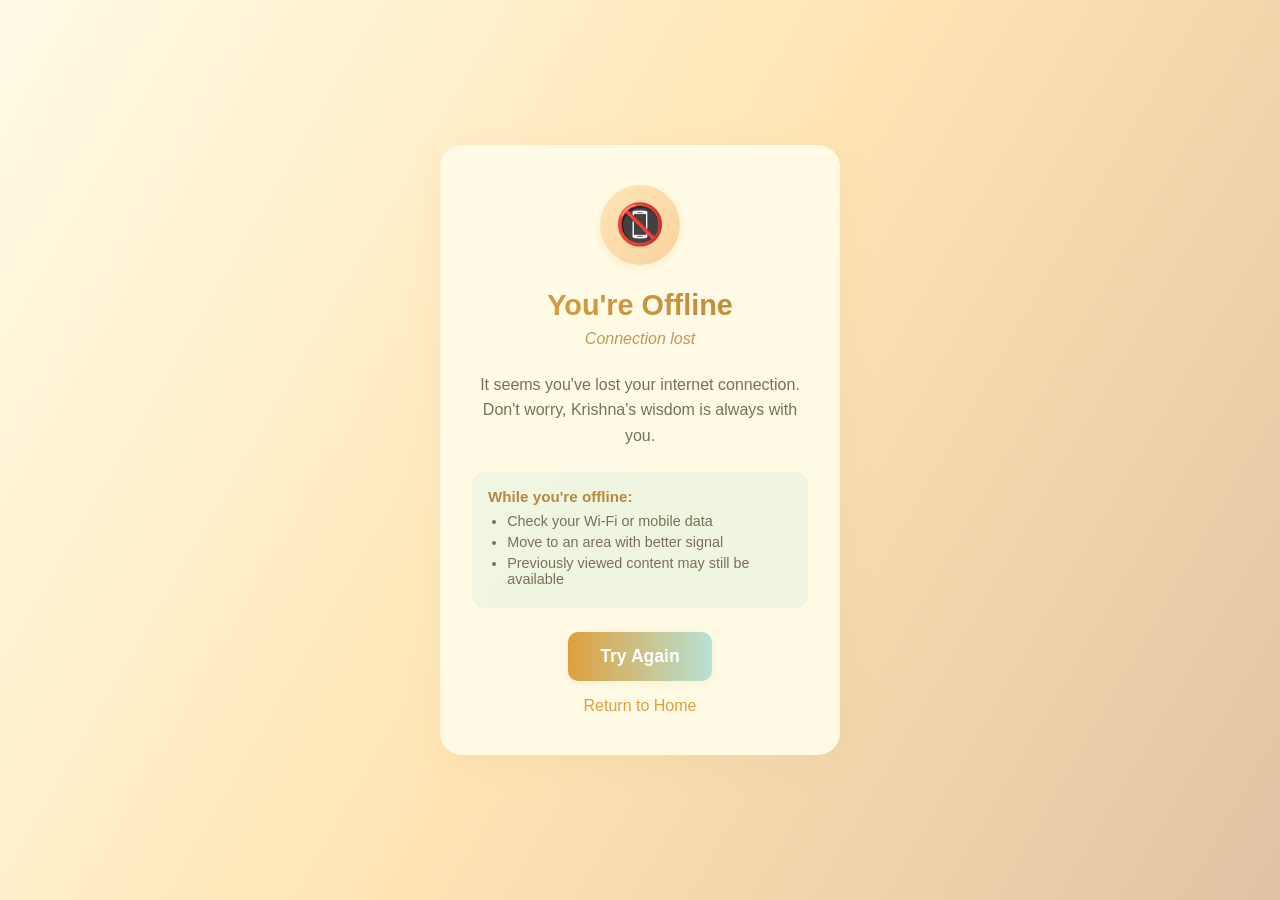
<file: web_app/offline.html>
<!DOCTYPE html>
<html lang="en">
<head>
  <meta charset="UTF-8">
  <meta name="viewport" content="width=device-width, initial-scale=1.0, viewport-fit=cover">
  <title>Offline - My Kanha</title>
  <link rel="icon" type="image/png" href="assets/images/icon-192.png">
  <link rel="manifest" href="manifest.json">
  <meta name="theme-color" content="#e09f3e">
  <meta name="apple-mobile-web-app-capable" content="yes">
  <meta name="apple-mobile-web-app-status-bar-style" content="default">
  <meta name="apple-mobile-web-app-title" content="My Kanha">
  <style>
    * {
      margin: 0;
      padding: 0;
      box-sizing: border-box;
    }

    body {
      font-family: 'Segoe UI', Arial, sans-serif;
      background: linear-gradient(120deg, #fffbe6 0%, #ffe5b4 50%, #e0c3a3 100%);
      min-height: 100vh;
      min-height: 100dvh;
      display: flex;
      flex-direction: column;
      align-items: center;
      justify-content: center;
      padding: 20px;
      padding-bottom: calc(20px + env(safe-area-inset-bottom));
      color: #7c6f57;
    }

    .offline-container {
      background: rgba(255, 251, 230, 0.98);
      border-radius: 22px;
      box-shadow: 0 6px 32px rgba(200, 170, 100, 0.1);
      padding: 2.5rem 2rem;
      max-width: 400px;
      width: 100%;
      text-align: center;
      animation: fadeIn 0.6s ease-out;
    }

    @keyframes fadeIn {
      from {
        opacity: 0;
        transform: translateY(20px);
      }
      to {
        opacity: 1;
        transform: translateY(0);
      }
    }

    .offline-icon {
      width: 80px;
      height: 80px;
      margin: 0 auto 1.5rem;
      background: linear-gradient(135deg, #ffe5b4 0%, #f9d29d 100%);
      border-radius: 50%;
      display: flex;
      align-items: center;
      justify-content: center;
      font-size: 2.5rem;
      box-shadow: 0 4px 12px rgba(200, 170, 100, 0.15);
    }

    h1 {
      font-size: 1.8rem;
      color: #b6893e;
      margin-bottom: 0.5rem;
      background: linear-gradient(90deg, #e09f3e 0%, #b6893e 100%);
      -webkit-background-clip: text;
      -webkit-text-fill-color: transparent;
      background-clip: text;
    }

    .subtitle {
      font-size: 1rem;
      color: #b6893e;
      margin-bottom: 1.5rem;
      font-style: italic;
      opacity: 0.85;
    }

    p {
      font-size: 1rem;
      line-height: 1.6;
      margin-bottom: 1.5rem;
    }

    .tips {
      background: rgba(182, 226, 211, 0.2);
      border-radius: 12px;
      padding: 1rem;
      margin-bottom: 1.5rem;
      text-align: left;
    }

    .tips h3 {
      font-size: 0.95rem;
      color: #b6893e;
      margin-bottom: 0.5rem;
    }

    .tips ul {
      font-size: 0.9rem;
      padding-left: 1.2rem;
      margin: 0;
    }

    .tips li {
      margin-bottom: 0.3rem;
    }

    .retry-btn {
      background: linear-gradient(90deg, #e09f3e 0%, #b6e2d3 100%);
      color: #fff;
      border: none;
      border-radius: 10px;
      padding: 0.9rem 2rem;
      font-size: 1.1rem;
      font-weight: 600;
      cursor: pointer;
      box-shadow: 0 2px 12px rgba(200, 170, 100, 0.1);
      transition: background 0.2s, transform 0.2s;
      min-height: 44px;
      min-width: 44px;
    }

    .retry-btn:hover,
    .retry-btn:focus {
      background: linear-gradient(90deg, #b6e2d3 0%, #e09f3e 100%);
      transform: translateY(-2px);
      outline: none;
    }

    .retry-btn:active {
      transform: translateY(0);
    }

    .home-link {
      display: inline-block;
      margin-top: 1rem;
      color: #e09f3e;
      text-decoration: none;
      font-weight: 500;
      transition: color 0.2s;
    }

    .home-link:hover {
      color: #b6893e;
      text-decoration: underline;
    }

    @media (max-width: 480px) {
      .offline-container {
        padding: 1.5rem 1rem;
      }

      h1 {
        font-size: 1.5rem;
      }

      .offline-icon {
        width: 60px;
        height: 60px;
        font-size: 2rem;
      }
    }
  </style>
</head>
<body>
  <div class="offline-container">
    <div class="offline-icon">
      <span>&#x1F4F5;</span>
    </div>
    <h1>You're Offline</h1>
    <div class="subtitle">Connection lost</div>
    <p>It seems you've lost your internet connection. Don't worry, Krishna's wisdom is always with you.</p>

    <div class="tips">
      <h3>While you're offline:</h3>
      <ul>
        <li>Check your Wi-Fi or mobile data</li>
        <li>Move to an area with better signal</li>
        <li>Previously viewed content may still be available</li>
      </ul>
    </div>

    <button class="retry-btn" onclick="checkConnection()">
      Try Again
    </button>

    <br>
    <a href="index.html" class="home-link">Return to Home</a>
  </div>

  <script>
    function checkConnection() {
      if (navigator.onLine) {
        window.location.reload();
      } else {
        alert('Still offline. Please check your internet connection.');
      }
    }

    // Auto-retry when connection is restored
    window.addEventListener('online', () => {
      window.location.reload();
    });
  </script>
</body>
</html>
</file>
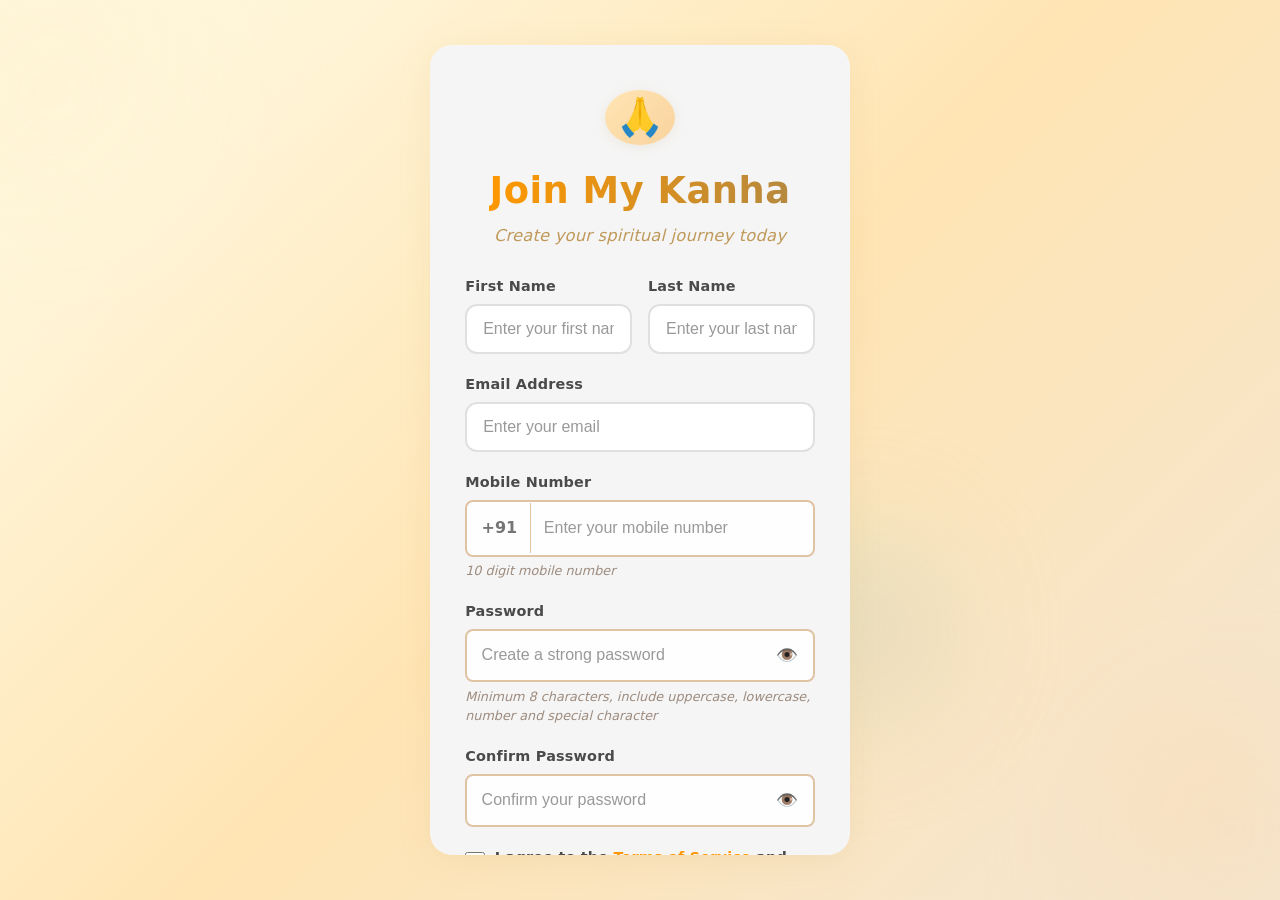
<file: web_app/signup.html>
<!DOCTYPE html>
<html lang="en">
<head>
  <meta charset="UTF-8">
  <meta name="viewport" content="width=device-width, initial-scale=1.0, viewport-fit=cover">
  <title>Sign Up - My Kanha Project</title>
  <link rel="icon" type="image/png" href="assets/images/icon-192.png">
  <link rel="stylesheet" href="assets/css/styles.css">
  <script src="https://accounts.google.com/gsi/client" async defer></script>
</head>
<body class="auth-page">
  <div class="background-blob blob1"></div>
  <div class="background-blob blob2"></div>
  <div class="background-blob blob3"></div>
  
  <div class="signup-container">
    <div class="signup-card">
      <div class="auth-logo"><span>🙏</span></div>
      <h1>Join My Kanha</h1>
      <p class="signup-subtitle">Create your spiritual journey today</p>
      
      <form class="signup-form" id="signupForm">
        <div class="form-row">
          <div class="form-group">
            <label for="firstName">First Name</label>
            <input 
              type="text" 
              id="firstName" 
              name="firstName" 
              placeholder="Enter your first name" 
              required
            >
          </div>

          <div class="form-group">
            <label for="lastName">Last Name</label>
            <input 
              type="text" 
              id="lastName" 
              name="lastName" 
              placeholder="Enter your last name" 
              required
            >
          </div>
        </div>

        <div class="form-group">
          <label for="email">Email Address</label>
          <input 
            type="email" 
            id="email" 
            name="email" 
            placeholder="Enter your email" 
            required
          >
        </div>

        <div class="form-group">
          <label for="mobile">Mobile Number</label>
          <div class="mobile-input-wrapper">
            <span class="country-code">+91</span>
            <input 
              type="tel" 
              id="mobile" 
              name="mobile" 
              placeholder="Enter your mobile number" 
              pattern="[0-9]{10}"
              maxlength="10"
              required
            >
          </div>
          <small class="form-hint">10 digit mobile number</small>
        </div>

        <div class="form-group">
          <label for="password">Password</label>
          <div class="password-input-wrapper">
            <input 
              type="password" 
              id="password" 
              name="password" 
              placeholder="Create a strong password" 
              required
            >
            <button type="button" class="toggle-password" id="togglePassword">
              <span class="eye-icon">👁️</span>
            </button>
          </div>
          <small class="form-hint">Minimum 8 characters, include uppercase, lowercase, number and special character</small>
        </div>

        <div class="form-group">
          <label for="confirmPassword">Confirm Password</label>
          <div class="password-input-wrapper">
            <input 
              type="password" 
              id="confirmPassword" 
              name="confirmPassword" 
              placeholder="Confirm your password" 
              required
            >
            <button type="button" class="toggle-password" id="toggleConfirmPassword">
              <span class="eye-icon">👁️</span>
            </button>
          </div>
        </div>

        <div class="form-group checkbox-group">
          <input 
            type="checkbox" 
            id="terms" 
            name="terms" 
            required
          >
          <label for="terms" class="checkbox-label">
            I agree to the <a href="#terms">Terms of Service</a> and <a href="#privacy">Privacy Policy</a>
          </label>
        </div>

        <button type="submit" class="signup-btn">Create Account</button>
      </form>

      <div class="divider">
        <span>or</span>
      </div>

      <div id="g_id_onload"
        data-client_id="YOUR_GOOGLE_CLIENT_ID.apps.googleusercontent.com"
        data-callback="handleCredentialResponse">
      </div>
      <div class="g_id_signin" data-type="standard" data-size="large" data-theme="outline" data-logo_alignment="left"></div>

      <p class="login-link">
        Already have an account? <a href="login.html">Sign in here</a>
      </p>
    </div>
  </div>

  <script src="assets/js/settings.js"></script>
  <script src="assets/js/signup.js"></script>
</body>
</html>
</file>
<file: web_app/assets/css/styles.css>
/* ============================================
   MY KANHA PROJECT - COMPLETE STYLESHEET
   Clean, Mobile-First, PWA-Ready
   ============================================ */

/* CSS VARIABLES */
:root {
    --primary: #e09f3e;
    --primary-dark: #b6893e;
    --secondary: #b6e2d3;
    --surface: rgba(255, 251, 230, 0.98);
    --text-primary: #4a4a4a;
    --text-secondary: #7c6f57;
    --text-muted: #999;
    --border: rgba(200, 170, 100, 0.2);
    --shadow: rgba(200, 170, 100, 0.15);
    --safe-area-bottom: env(safe-area-inset-bottom, 0px);
    --bottom-nav-height: 60px;
    --touch-target: 44px;
    --transition: 0.2s ease;
}

/* RESET */
*, *::before, *::after { box-sizing: border-box; margin: 0; padding: 0; }

html { font-size: 16px; scroll-behavior: smooth; }

/* HIDE SCROLLBARS (while still allowing scroll) */
* {
    scrollbar-width: none; /* Firefox */
    -ms-overflow-style: none; /* IE/Edge */
}
*::-webkit-scrollbar {
    display: none; /* Chrome, Safari, Opera */
}

body {
    font-family: 'Segoe UI', system-ui, -apple-system, sans-serif;
    background: linear-gradient(135deg, #fffbe6 0%, #ffe5b4 50%, #f5e6d3 100%);
    background-attachment: fixed;
    color: var(--text-primary);
    min-height: 100vh;
    line-height: 1.5;
    overflow-x: hidden;
    padding-bottom: calc(var(--bottom-nav-height) + var(--safe-area-bottom));
}

/* HEADER */
.header {
    position: sticky;
    top: 0;
    z-index: 100;
    display: flex;
    align-items: center;
    justify-content: space-between;
    padding: 0.75rem 1.5rem;
    background: var(--surface);
    box-shadow: 0 2px 12px var(--shadow);
}

.logo {
    font-size: 1.25rem;
    font-weight: 700;
    color: var(--primary);
    text-decoration: none;
}

.nav { display: flex; gap: 0.5rem; }

.nav a {
    color: var(--text-secondary);
    text-decoration: none;
    font-weight: 500;
    padding: 0.5rem 1rem;
    border-radius: 8px;
    transition: var(--transition);
}

.nav a:hover, .nav a.active {
    background: linear-gradient(135deg, var(--primary), var(--secondary));
    color: #fff;
}

@media (max-width: 768px) {
    .nav { display: none; }
    .header { justify-content: center; }
}

/* MAIN LAYOUT */
.main {
    display: flex;
    flex-direction: column;
    align-items: center;
    min-height: calc(100vh - 56px);
    padding: 1.5rem 1rem;
    padding-bottom: calc(var(--bottom-nav-height) + var(--safe-area-bottom) + 2rem);
}

/* SECTIONS */
.container, .chat-section, .search-section, .history-section, .settings-section, .verse-section {
    background: var(--surface);
    border-radius: 20px;
    box-shadow: 0 4px 24px var(--shadow);
    padding: 1.5rem;
    width: 100%;
    max-width: 600px;
}

/* Settings Main Layout */
.settings-main {
    display: flex;
    flex-direction: column;
    gap: 1.5rem;
    padding: 1.5rem 1rem;
    padding-bottom: calc(var(--bottom-nav-height) + var(--safe-area-bottom) + 2rem);
    max-width: 700px;
    margin: 0 auto;
    width: 100%;
}

.settings-main .settings-section {
    max-width: 100%;
}

/* TYPOGRAPHY */
h1, h2, h3 { color: var(--primary-dark); font-weight: 700; margin-bottom: 0.5rem; }
h1 { font-size: 1.75rem; }
h2 { font-size: 1.35rem; color: var(--primary); }
p { color: var(--text-secondary); margin-bottom: 1rem; }

/* BUTTONS */
.btn, .start-btn, .send-btn, .search-btn, .save-btn {
    display: inline-flex;
    align-items: center;
    justify-content: center;
    background: linear-gradient(135deg, var(--primary), var(--secondary));
    color: #fff;
    border: none;
    border-radius: 12px;
    padding: 0.875rem 1.5rem;
    font-size: 1rem;
    font-weight: 600;
    cursor: pointer;
    min-height: var(--touch-target);
    transition: var(--transition);
    -webkit-tap-highlight-color: transparent;
}

.btn:hover, .start-btn:hover, .send-btn:hover, .search-btn:hover, .save-btn:hover {
    transform: translateY(-2px);
    box-shadow: 0 6px 20px var(--shadow);
}

.btn:active, .start-btn:active, .send-btn:active { transform: translateY(0); }
.btn:disabled, .send-btn:disabled { opacity: 0.6; cursor: not-allowed; }

.clear-btn {
    background: transparent;
    border: 1.5px solid var(--primary);
    color: var(--primary);
    padding: 0.5rem 1rem;
    border-radius: 8px;
    font-size: 0.85rem;
    cursor: pointer;
    transition: var(--transition);
    min-height: var(--touch-target);
}

.clear-btn:hover { background: var(--primary); color: #fff; }

/* INPUTS */
input[type="text"], input[type="email"], input[type="password"], textarea, select, .chat-input, .search-input {
    width: 100%;
    padding: 0.875rem 1rem;
    font-size: 16px;
    border: 2px solid var(--border);
    border-radius: 12px;
    background: #fff;
    color: var(--text-primary);
    transition: border-color 0.3s ease, box-shadow 0.3s ease, transform 0.2s ease;
    min-height: var(--touch-target);
    -webkit-appearance: none;
    appearance: none;
}

input:focus, textarea:focus, select:focus {
    outline: none;
    border-color: var(--primary);
    box-shadow: 0 0 0 4px rgba(224, 159, 62, 0.12);
    transform: translateY(-1px);
}

input:hover:not(:focus), textarea:hover:not(:focus), select:hover:not(:focus) {
    border-color: rgba(224, 159, 62, 0.5);
}

input::placeholder {
    color: var(--text-muted);
    transition: opacity 0.2s ease;
}

input:focus::placeholder {
    opacity: 0.6;
}

.form-group { margin-bottom: 1.25rem; }
.form-group label { display: block; font-weight: 600; color: var(--primary-dark); margin-bottom: 0.5rem; }

/* CHAT */
.chat-main { padding-bottom: calc(var(--bottom-nav-height) + var(--safe-area-bottom) + 1rem); }
.chat-header { text-align: center; margin-bottom: 1rem; }
.chat-subtitle { font-size: 0.9rem; color: var(--text-muted); margin: 0; }

.chat-window {
    position: relative;
    background: #fffdf5;
    border-radius: 16px;
    min-height: 350px;
    max-height: calc(100dvh - 320px);
    overflow-y: auto;
    -webkit-overflow-scrolling: touch;
    overscroll-behavior: contain;
    padding: 1rem;
    margin-bottom: 1rem;
    display: flex;
    flex-direction: column;
}


.chat-window > *:not(.krishna-bg) { position: relative; z-index: 1; }

.chat-form { display: flex; gap: 0.75rem; background: var(--surface); padding: 0.5rem 0; }
.chat-input { flex: 1; }
.send-btn { flex-shrink: 0; padding: 0.875rem 1.25rem; }

.chat-footer {
    display: flex;
    justify-content: space-between;
    align-items: center;
    margin-top: 0.75rem;
    padding-top: 0.75rem;
    border-top: 1px solid var(--border);
}

.chat-info { font-size: 0.75rem; color: var(--text-muted); }

/* MOBILE FULL SCREEN CHAT */
@media (max-width: 768px) {
    .chat-main {
        padding: 0;
        padding-bottom: 0;
        align-items: stretch;
    }
    
    .chat-section {
        border-radius: 0;
        box-shadow: none;
        padding: 0;
        max-width: 100%;
        height: calc(100vh - 56px - var(--bottom-nav-height) - var(--safe-area-bottom));
        display: flex;
        flex-direction: column;
    }
    
    .chat-header {
        padding: 1rem;
        background: var(--surface);
        margin-bottom: 0;
    }
    
    .chat-window {
        border-radius: 0;
        min-height: 0;
        max-height: none;
        flex: 1;
        margin-bottom: 0;
    }
    
    .chat-form {
        padding: 0.75rem 1rem;
        border-top: 1px solid var(--border);
    }
    
    .chat-footer {
        margin-top: 0;
        padding: 0.5rem 1rem;
        padding-bottom: calc(0.5rem + var(--bottom-nav-height) + var(--safe-area-bottom));
    }
}

/* MESSAGES */
.message { display: flex; gap: 0.75rem; margin-bottom: 1rem; animation: fadeIn 0.3s ease; }
@keyframes fadeIn { from { opacity: 0; transform: translateY(8px); } to { opacity: 1; transform: translateY(0); } }

.message-avatar {
    width: 36px;
    height: 36px;
    border-radius: 50%;
    background: linear-gradient(135deg, #ffe5b4, #f9d29d);
    display: flex;
    align-items: center;
    justify-content: center;
    font-size: 1rem;
    flex-shrink: 0;
}

.message-content {
    max-width: 80%;
    padding: 0.75rem 1rem;
    border-radius: 16px;
    background: rgba(255, 255, 255, 0.95);
    box-shadow: 0 2px 8px rgba(0, 0, 0, 0.06);
}

.message-text { color: var(--text-primary); line-height: 1.5; word-wrap: break-word;  }
.message-time { font-size: 0.7rem; color: var(--text-muted); margin-top: 0.3rem; text-align: right; }

.user-message { flex-direction: row-reverse; }
.user-message .message-content { background: linear-gradient(135deg, var(--primary), #f9d29d); }
.user-message .message-text { color: #fff; }
.user-message .message-time { color: rgba(255, 255, 255, 0.8); }

.krishna-message .message-content { background: rgba(255, 251, 230, 0.98); border: 1px solid rgba(224, 159, 62, 0.2); }
.welcome-message .message-content { background: linear-gradient(135deg, rgba(182, 226, 211, 0.3), rgba(255, 251, 230, 0.98)); border: 1px solid rgba(182, 226, 211, 0.5); }

.system-message { justify-content: center; }
.system-message .message-content { max-width: 90%; text-align: center; font-size: 0.85rem; padding: 0.5rem 1rem; }
.system-message.error .message-content { background: #fff5f5; border: 1px solid #ff6b6b; color: #d63031; }

/* TYPING INDICATOR */
.typing-indicator .typing-dots { display: flex; gap: 4px; padding: 0.5rem 0; }
.typing-indicator .typing-dots span {
    width: 8px; height: 8px;
    background: var(--primary-dark);
    border-radius: 50%;
    animation: typingBounce 1.4s infinite ease-in-out;
}
.typing-indicator .typing-dots span:nth-child(2) { animation-delay: 0.2s; }
.typing-indicator .typing-dots span:nth-child(3) { animation-delay: 0.4s; }
@keyframes typingBounce { 0%, 80%, 100% { transform: scale(0.6); opacity: 0.5; } 40% { transform: scale(1); opacity: 1; } }

/* SOURCES */
.message-sources { margin-top: 0.75rem; padding-top: 0.75rem; border-top: 1px dashed rgba(224, 159, 62, 0.3); }
.sources-header { font-size: 0.8rem; font-weight: 600; color: var(--primary-dark); margin-bottom: 0.5rem; }
.source-item { background: rgba(255, 229, 180, 0.3); border-radius: 8px; padding: 0.6rem; margin-bottom: 0.5rem; border-left: 3px solid var(--primary); }
.source-reference { font-weight: 600; color: var(--primary-dark); font-size: 0.85rem; }
.source-translation { color: var(--text-primary); font-size: 0.85rem; line-height: 1.4; margin-top: 0.25rem; }

/* SEARCH */
.search-form { display: flex; gap: 0.75rem; margin-bottom: 1.5rem; }
.search-results { min-height: 100px; }
.search-result-item {
    background: #fff;
    border-radius: 12px;
    padding: 1rem;
    margin-bottom: 0.75rem;
    border-left: 3px solid var(--primary);
    box-shadow: 0 2px 8px rgba(0, 0, 0, 0.04);
    transition: var(--transition);
}
.search-result-item:hover { transform: translateY(-2px); box-shadow: 0 4px 12px var(--shadow); }

/* HISTORY */
.history-list { min-height: 100px; width: 100%; max-width: 600px; }
.history-empty { text-align: center; padding: 2rem; color: var(--text-muted); }
.history-empty a { color: var(--primary); text-decoration: underline; }
.history-loading { text-align: center; padding: 2rem; color: var(--text-muted); }
.guest-notice {
    background: #fff3cd;
    color: #856404;
    padding: 0.75rem 1rem;
    border-radius: 8px;
    margin-bottom: 1rem;
    font-size: 0.9rem;
}
.guest-notice a { color: var(--primary); font-weight: 600; }
.clear-all-btn {
    background: #dc3545;
    color: #fff;
    border: none;
    padding: 0.5rem 1rem;
    border-radius: 8px;
    cursor: pointer;
    margin-bottom: 1rem;
    display: block;
    margin-left: auto;
}
.clear-all-btn:hover { background: #c82333; }
.history-item {
    background: #fff;
    border-radius: 12px;
    padding: 1rem;
    margin-bottom: 0.75rem;
    box-shadow: 0 2px 8px rgba(0, 0, 0, 0.04);
    transition: var(--transition);
}
.history-item:hover { transform: translateY(-2px); box-shadow: 0 4px 12px var(--shadow); }
.history-item-header {
    display: flex;
    justify-content: space-between;
    align-items: center;
    margin-bottom: 0.5rem;
    font-weight: 600;
    color: var(--primary);
}
.delete-btn {
    background: none;
    border: none;
    cursor: pointer;
    font-size: 1rem;
    opacity: 0.6;
}
.delete-btn:hover { opacity: 1; }
.history-response {
    background: #f5f5f5;
    padding: 0.5rem;
    border-radius: 8px;
    margin-top: 0.5rem;
    color: var(--text-secondary);
}
.history-results {
    color: var(--text-muted);
    font-style: italic;
    margin-top: 0.25rem;
}

/* SETTINGS */
.settings-form { display: flex; flex-direction: column; gap: 1.5rem; }
.setting-description { font-size: 0.85rem; color: var(--text-muted); margin-top: 0.25rem; }

.toggle-switch { display: flex; align-items: center; gap: 1rem; }
.toggle-input { display: none; }
.toggle-label {
    position: relative;
    display: inline-block;
    width: 56px;
    height: 30px;
    background: #ddd;
    border-radius: 30px;
    cursor: pointer;
    transition: 0.3s ease;
}
.toggle-slider {
    position: absolute;
    top: 3px;
    left: 3px;
    width: 24px;
    height: 24px;
    background: #fff;
    border-radius: 50%;
    transition: 0.3s ease;
    box-shadow: 0 2px 4px rgba(0, 0, 0, 0.2);
}
.toggle-input:checked + .toggle-label { background: linear-gradient(135deg, var(--primary), #ffa726); }
.toggle-input:checked + .toggle-label .toggle-slider { left: 29px; }
.status-text { font-size: 0.9rem; font-weight: 500; color: var(--text-secondary); }

.install-btn {
    display: flex;
    align-items: center;
    justify-content: center;
    gap: 0.5rem;
    background: linear-gradient(135deg, var(--primary), var(--secondary));
    color: #fff;
    border: none;
    border-radius: 12px;
    padding: 1rem 1.5rem;
    font-size: 1rem;
    font-weight: 600;
    cursor: pointer;
    width: 100%;
    max-width: 280px;
    min-height: var(--touch-target);
    transition: var(--transition);
}
.install-btn:hover { transform: translateY(-2px); box-shadow: 0 6px 20px var(--shadow); }
.pwa-status { display: flex; align-items: center; gap: 0.5rem; color: #00b894; font-weight: 500; }

.reset-btn {
    background: transparent;
    border: 1.5px solid var(--text-muted);
    color: var(--text-secondary);
    padding: 0.875rem 1.5rem;
    border-radius: 12px;
    font-size: 1rem;
    font-weight: 600;
    cursor: pointer;
    min-height: var(--touch-target);
    transition: var(--transition);
}

.reset-btn:hover { background: var(--text-muted); color: #fff; }

.button-group { display: flex; gap: 1rem; flex-wrap: wrap; margin-top: 1rem; }
.button-group .save-btn, .button-group .reset-btn { flex: 1; min-width: 140px; }

.theme-preview { display: flex; gap: 0.75rem; flex-wrap: wrap; }
.preview-box { padding: 1rem; border-radius: 8px; color: #fff; font-size: 0.8rem; text-align: center; min-width: 80px; flex: 1; }

/* BOTTOM NAV */
.bottom-nav {
    position: fixed;
    bottom: 0;
    left: 0;
    right: 0;
    height: calc(var(--bottom-nav-height) + var(--safe-area-bottom));
    padding-bottom: var(--safe-area-bottom);
    background: var(--surface);
    backdrop-filter: blur(10px);
    -webkit-backdrop-filter: blur(10px);
    display: flex;
    justify-content: space-around;
    align-items: center;
    box-shadow: 0 -2px 20px rgba(0, 0, 0, 0.08);
    z-index: 1000;
    border-top: 1px solid var(--border);
}

.bottom-nav-item {
    display: flex;
    flex-direction: column;
    align-items: center;
    justify-content: center;
    text-decoration: none;
    color: var(--text-secondary);
    padding: 8px 16px;
    min-width: var(--touch-target);
    min-height: var(--touch-target);
    border-radius: 12px;
    transition: var(--transition);
    -webkit-tap-highlight-color: transparent;
}

.bottom-nav-item:active { transform: scale(0.95); background: rgba(224, 159, 62, 0.1); }
.bottom-nav-item.active { color: var(--primary); }
.bottom-nav-icon { font-size: 1.3rem; margin-bottom: 2px; }
.bottom-nav-item.active .bottom-nav-icon { transform: scale(1.1); }
.bottom-nav-label { font-size: 0.7rem; font-weight: 600; }

@media (min-width: 769px) {
    .bottom-nav { display: none; }
    body { padding-bottom: 0; }
}

/* DARK MODE */
body.dark-mode, html.dark-mode {
    --surface: rgba(26, 26, 50, 0.95);
    --text-primary: #e0e0e0;
    --text-secondary: #b0b0b0;
    --text-muted: #808080;
    --border: rgba(255, 183, 77, 0.2);
    --shadow: rgba(0, 0, 0, 0.3);
    background: linear-gradient(135deg, #0f0f1e 0%, #1a1a3e 50%, #0f0f1e 100%) !important;
}

body.dark-mode .header, html.dark-mode .header { background: rgba(15, 15, 30, 0.95) !important; border-bottom: 1px solid rgba(255, 183, 77, 0.2); }
body.dark-mode .logo, html.dark-mode .logo { color: #ffb74d !important; }
body.dark-mode .nav a, html.dark-mode .nav a { color: #b0b0b0 !important; }
body.dark-mode .nav a:hover, body.dark-mode .nav a.active, html.dark-mode .nav a:hover, html.dark-mode .nav a.active { background: rgba(255, 183, 77, 0.2) !important; color: #ffb74d !important; }

body.dark-mode .container, body.dark-mode .chat-section, body.dark-mode .search-section, body.dark-mode .history-section, body.dark-mode .settings-section,
html.dark-mode .container, html.dark-mode .chat-section, html.dark-mode .search-section, html.dark-mode .history-section, html.dark-mode .settings-section {
    background: rgba(26, 26, 50, 0.9) !important;
    border: 1px solid rgba(255, 183, 77, 0.1);
}

body.dark-mode .chat-window, html.dark-mode .chat-window {
    background: rgba(20, 20, 45, 0.95) !important;
}

body.dark-mode h1, body.dark-mode h2, body.dark-mode h3, html.dark-mode h1, html.dark-mode h2, html.dark-mode h3 { color: #ffb74d !important; }
body.dark-mode p, body.dark-mode label, html.dark-mode p, html.dark-mode label { color: #b0b0b0 !important; }

body.dark-mode input, body.dark-mode textarea, body.dark-mode select, html.dark-mode input, html.dark-mode textarea, html.dark-mode select {
    background: rgba(30, 30, 60, 0.8) !important;
    color: #e0e0e0 !important;
    border-color: rgba(255, 183, 77, 0.2) !important;
}

body.dark-mode input:focus, html.dark-mode input:focus { border-color: #ffb74d !important; box-shadow: 0 0 0 3px rgba(255, 183, 77, 0.2) !important; }
body.dark-mode .chat-window, html.dark-mode .chat-window { background: rgba(20, 20, 40, 0.8) !important; }
body.dark-mode .message-content, html.dark-mode .message-content { background: rgba(40, 40, 70, 0.9) !important; }
body.dark-mode .message-text, html.dark-mode .message-text { color: #e0e0e0 !important; }

body.dark-mode .user-message .message-content, html.dark-mode .user-message .message-content { background: linear-gradient(135deg, #ffb74d, #ffa726) !important; }
body.dark-mode .user-message .message-text, html.dark-mode .user-message .message-text { color: #1a1a2e !important; }

body.dark-mode .bottom-nav, html.dark-mode .bottom-nav { background: rgba(15, 15, 30, 0.98) !important; border-top-color: rgba(255, 183, 77, 0.2) !important; }
body.dark-mode .bottom-nav-item, html.dark-mode .bottom-nav-item { color: #808080 !important; }
body.dark-mode .bottom-nav-item.active, html.dark-mode .bottom-nav-item.active { color: #ffb74d !important; }
body.dark-mode .status-text, html.dark-mode .status-text { color: #ffb74d !important; }

body.dark-mode .history-item, body.dark-mode .search-result-item, html.dark-mode .history-item, html.dark-mode .search-result-item {
    background: rgba(40, 40, 70, 0.8) !important;
    border-color: rgba(255, 183, 77, 0.1) !important;
}

body.dark-mode .clear-btn, html.dark-mode .clear-btn { border-color: #ffb74d !important; color: #ffb74d !important; }
body.dark-mode .clear-btn:hover, html.dark-mode .clear-btn:hover { background: #ffb74d !important; color: #1a1a2e !important; }

/* SCROLLBAR */
::-webkit-scrollbar { width: 8px; height: 8px; }
::-webkit-scrollbar-track { background: transparent; }
::-webkit-scrollbar-thumb { background: var(--primary); border-radius: 4px; }
body.dark-mode ::-webkit-scrollbar-thumb { background: #ffb74d; }

/* RESPONSIVE */
@media (max-width: 480px) {
    .chat-window { max-height: calc(100dvh - 280px); min-height: 250px; }
    .message-content { max-width: 85%; }
    .message-avatar { width: 28px; height: 28px; font-size: 0.8rem; }
    .message { gap: 0.5rem; }
    h2 { font-size: 1.2rem; }
}

@media (max-height: 500px) and (orientation: landscape) {
    .bottom-nav { height: calc(50px + var(--safe-area-bottom)); }
    .chat-window { min-height: 120px; max-height: calc(100dvh - 180px); }
}

@media print {
    .bottom-nav, .header { display: none !important; }
    body { padding: 0 !important; background: #fff !important; }
}

/* PROFILE SECTION STYLES */
.profile-section {
	margin-bottom: 2rem;
}

.profile-container {
	background: var(--surface);
	border-radius: 12px;
	padding: 2rem;
	box-shadow: 0 2px 8px rgba(0, 0, 0, 0.1);
}

.profile-header {
	display: flex;
	align-items: center;
	gap: 1.5rem;
	margin-bottom: 2rem;
	padding-bottom: 1.5rem;
	border-bottom: 1px solid var(--border);
}

.profile-avatar {
	width: 80px;
	height: 80px;
	border-radius: 50%;
	object-fit: cover;
	border: 3px solid var(--primary);
}

.profile-info h3 {
	margin: 0;
	font-size: 1.3rem;
	color: var(--text-primary);
}

.profile-email,
.profile-phone {
	margin: 0.3rem 0 0 0;
	color: var(--text-secondary);
	font-size: 0.9rem;
}

.profile-details {
	margin-bottom: 2rem;
}

.detail-item {
	display: flex;
	justify-content: space-between;
	padding: 0.8rem 0;
	border-bottom: 1px solid var(--border);
}

.detail-label {
	font-weight: 600;
	color: var(--text-primary);
}

.detail-value {
	color: var(--text-secondary);
}

.profile-actions {
	display: flex;
	gap: 1rem;
	flex-wrap: wrap;
}

.edit-btn,
.logout-btn {
	flex: 1;
	min-width: 140px;
	padding: 0.8rem 1.5rem;
	border: none;
	border-radius: 8px;
	font-size: 1rem;
	font-weight: 600;
	cursor: pointer;
	transition: all 0.3s ease;
}

.edit-btn {
	background-color: var(--primary);
	color: white;
}

.edit-btn:hover {
	opacity: 0.9;
	transform: translateY(-2px);
}

.logout-btn {
	background-color: #dc3545;
	color: white;
}

.logout-btn:hover {
	opacity: 0.9;
	transform: translateY(-2px);
}

/* MODAL STYLES */
.modal {
	display: none;
	position: fixed;
	top: 0;
	left: 0;
	right: 0;
	bottom: 0;
	z-index: 2000;
	overflow-y: auto;
}

.modal.active {
	display: flex;
	align-items: center;
	justify-content: center;
}

.modal-overlay {
	position: fixed;
	top: 0;
	left: 0;
	right: 0;
	bottom: 0;
	background: rgba(0, 0, 0, 0.5);
	cursor: pointer;
	animation: fadeIn 0.3s ease;
}

.modal-content {
	position: relative;
	background: var(--surface);
	border-radius: 16px;
	width: 90%;
	max-width: 500px;
	max-height: 85vh;
	overflow-y: auto;
	box-shadow: 0 10px 40px rgba(0, 0, 0, 0.2);
	animation: slideUp 0.3s ease;
}

.modal-header {
	display: flex;
	justify-content: space-between;
	align-items: center;
	padding: 1.5rem;
	border-bottom: 1px solid var(--border);
	position: sticky;
	top: 0;
	background: var(--surface);
	z-index: 1;
}

.modal-header h2 {
	margin: 0;
	font-size: 1.5rem;
	color: var(--primary);
}

.modal-close {
	background: none;
	border: none;
	font-size: 2rem;
	cursor: pointer;
	color: var(--text-secondary);
	transition: var(--transition);
	padding: 0;
	width: 44px;
	height: 44px;
	display: flex;
	align-items: center;
	justify-content: center;
	border-radius: 8px;
}

.modal-close:hover {
	color: var(--primary);
	background: rgba(224, 159, 62, 0.1);
}

.modal-body {
	padding: 2rem 1.5rem;
}

.modal-profile-section {
	text-align: center;
	margin-bottom: 2rem;
	padding-bottom: 2rem;
	border-bottom: 1px solid var(--border);
}

.modal-avatar-container {
	margin-bottom: 1rem;
}

.modal-avatar {
	width: 120px;
	height: 120px;
	border-radius: 50%;
	object-fit: cover;
	border: 4px solid var(--primary);
	box-shadow: 0 4px 12px var(--shadow);
}

.modal-profile-section h3 {
	font-size: 1.5rem;
	color: var(--text-primary);
	margin: 0.5rem 0 0 0;
}

.modal-subtitle {
	color: var(--text-secondary);
	font-size: 1rem;
}

.modal-details {
	margin-bottom: 1.5rem;
}

.modal-detail-row {
	display: flex;
	justify-content: space-between;
	align-items: center;
	padding: 1rem;
	background: rgba(224, 159, 62, 0.05);
	border-radius: 8px;
	margin-bottom: 0.75rem;
}

.modal-detail-label {
	font-weight: 600;
	color: var(--text-primary);
	font-size: 0.95rem;
}

.modal-detail-value {
	color: var(--text-secondary);
	text-align: right;
	word-break: break-word;
	max-width: 50%;
}

.status-active {
	color: #27ae60 !important;
	font-weight: 600;
}

.modal-footer {
	display: flex;
	gap: 1rem;
	padding: 1.5rem;
	border-top: 1px solid var(--border);
	position: sticky;
	bottom: 0;
	background: var(--surface);
	z-index: 1;
}

.modal-btn-primary,
.modal-btn-secondary {
	flex: 1;
	padding: 0.875rem 1.5rem;
	border: none;
	border-radius: 8px;
	font-size: 1rem;
	font-weight: 600;
	cursor: pointer;
	transition: var(--transition);
	min-height: 44px;
}

.modal-btn-primary {
	background: var(--primary);
	color: white;
}

.modal-btn-primary:hover {
	opacity: 0.9;
	transform: translateY(-2px);
}

.modal-btn-secondary {
	background: transparent;
	border: 1.5px solid var(--border);
	color: var(--text-secondary);
}

.modal-btn-secondary:hover {
	border-color: var(--primary);
	color: var(--primary);
}

@media (max-width: 600px) {
	.modal-content {
		width: 95%;
		border-radius: 12px;
	}
	
	.modal-header {
		padding: 1.2rem;
	}
	
	.modal-header h2 {
		font-size: 1.3rem;
	}
	
	.modal-body {
		padding: 1.5rem 1rem;
	}
	
	.modal-avatar {
		width: 100px;
		height: 100px;
	}
	
	.modal-detail-row {
		flex-direction: column;
		align-items: flex-start;
		gap: 0.5rem;
	}
	
	.modal-detail-value {
		max-width: 100%;
		text-align: left;
	}
	
	.modal-footer {
		flex-direction: column;
		padding: 1rem;
	}
	
	.modal-btn-primary,
	.modal-btn-secondary {
		width: 100%;
	}
	
	/* Settings Page Mobile Responsive */
	.settings-main {
		padding: 1rem 0.75rem;
		padding-bottom: calc(var(--bottom-nav-height) + var(--safe-area-bottom) + 1rem);
	}
	
	.settings-section {
		padding: 1.25rem 1rem;
		border-radius: 14px;
		margin-bottom: 1rem;
	}
	
	.settings-section h2 {
		font-size: 1.2rem;
		margin-bottom: 1rem;
	}
	
	.profile-container {
		padding: 1.25rem;
	}
	
	.profile-header {
		flex-direction: column;
		text-align: center;
		gap: 1rem;
		padding-bottom: 1rem;
		margin-bottom: 1rem;
	}
	
	.profile-avatar {
		width: 70px;
		height: 70px;
	}
	
	.profile-info {
		display: flex;
		flex-direction: column;
		align-items: center;
	}
	
	.profile-info h3 {
		font-size: 1.15rem;
	}
	
	.profile-email,
	.profile-phone {
		font-size: 0.85rem;
	}
	
	.profile-details {
		margin-bottom: 1.25rem;
	}
	
	.detail-item {
		flex-direction: column;
		gap: 0.25rem;
		padding: 0.6rem 0;
	}
	
	.detail-label {
		font-size: 0.85rem;
	}
	
	.detail-value {
		font-size: 0.9rem;
	}
	
	.profile-actions {
		flex-direction: column;
		gap: 0.75rem;
	}
	
	.edit-btn,
	.logout-btn {
		width: 100%;
		min-width: unset;
		padding: 0.75rem 1rem;
		font-size: 0.95rem;
	}
	
	.settings-form {
		gap: 1.25rem;
	}
	
	.settings-form .form-group label {
		font-size: 0.9rem;
		margin-bottom: 0.5rem;
	}
	
	.toggle-switch {
		gap: 0.75rem;
	}
	
	.toggle-label {
		width: 50px;
		height: 26px;
	}
	
	.toggle-slider {
		width: 20px;
		height: 20px;
	}
	
	.toggle-input:checked + .toggle-label .toggle-slider {
		left: 26px;
	}
	
	.status-text {
		font-size: 0.85rem;
	}
	
	.theme-preview {
		flex-direction: column;
		gap: 0.5rem;
	}
	
	.preview-box {
		padding: 0.75rem;
		font-size: 0.75rem;
		min-width: unset;
	}
	
	.setting-description {
		font-size: 0.8rem;
	}
	
	.install-btn {
		padding: 0.85rem 1.25rem;
		font-size: 0.95rem;
		max-width: 100%;
	}
	
	.button-group {
		flex-direction: column;
		gap: 0.75rem;
	}
	
	.button-group .save-btn,
	.button-group .reset-btn {
		width: 100%;
		min-width: unset;
		padding: 0.75rem 1rem;
		font-size: 0.95rem;
	}
}

/* Settings Page Extra Small Screen */
@media (max-width: 400px) {
	.settings-main {
		padding: 0.75rem 0.5rem;
	}
	
	.settings-section {
		padding: 1rem 0.85rem;
		border-radius: 12px;
	}
	
	.settings-section h2 {
		font-size: 1.1rem;
	}
	
	.profile-container {
		padding: 1rem;
	}
	
	.profile-avatar {
		width: 60px;
		height: 60px;
		border-width: 2px;
	}
	
	.profile-info h3 {
		font-size: 1.05rem;
	}
	
	.toggle-label {
		width: 46px;
		height: 24px;
	}
	
	.toggle-slider {
		width: 18px;
		height: 18px;
	}
	
	.toggle-input:checked + .toggle-label .toggle-slider {
		left: 24px;
	}
}

/* DARK MODE MODAL */
body.dark-mode .modal-content,
html.dark-mode .modal-content {
	background: rgba(26, 26, 50, 0.95) !important;
	border: 1px solid rgba(255, 183, 77, 0.1);
}

body.dark-mode .modal-header, body.dark-mode .modal-footer,
html.dark-mode .modal-header, html.dark-mode .modal-footer {
	border-color: rgba(255, 183, 77, 0.2) !important;
}

body.dark-mode .modal-header h2,
html.dark-mode .modal-header h2 {
	color: #ffb74d !important;
}

body.dark-mode .modal-close,
html.dark-mode .modal-close {
	color: #b0b0b0 !important;
}

body.dark-mode .modal-close:hover,
html.dark-mode .modal-close:hover {
	color: #ffb74d !important;
	background: rgba(255, 183, 77, 0.1) !important;
}

body.dark-mode .modal-detail-row,
html.dark-mode .modal-detail-row {
	background: rgba(255, 183, 77, 0.05) !important;
}

body.dark-mode .modal-detail-label,
html.dark-mode .modal-detail-label {
	color: #e0e0e0 !important;
}

body.dark-mode .modal-detail-value,
html.dark-mode .modal-detail-value {
	color: #b0b0b0 !important;
}

body.dark-mode .modal-btn-secondary,
html.dark-mode .modal-btn-secondary {
	border-color: rgba(255, 183, 77, 0.2) !important;
}

body.dark-mode .modal-btn-secondary:hover,
html.dark-mode .modal-btn-secondary:hover {
	border-color: #ffb74d !important;
	color: #ffb74d !important;
}

/* DARK MODE PROFILE SECTION */
body.dark-mode .profile-container,
html.dark-mode .profile-container {
	background: rgba(26, 26, 50, 0.95) !important;
	border: 1px solid rgba(255, 183, 77, 0.1);
}

body.dark-mode .profile-header,
html.dark-mode .profile-header {
	border-color: rgba(255, 183, 77, 0.2) !important;
}

body.dark-mode .profile-info h3,
html.dark-mode .profile-info h3 {
	color: #e0e0e0 !important;
}

body.dark-mode .profile-email,
body.dark-mode .profile-phone,
html.dark-mode .profile-email,
html.dark-mode .profile-phone {
	color: #b0b0b0 !important;
}

body.dark-mode .detail-item,
html.dark-mode .detail-item {
	border-color: rgba(255, 183, 77, 0.15) !important;
}

body.dark-mode .detail-label,
html.dark-mode .detail-label {
	color: #e0e0e0 !important;
}

body.dark-mode .detail-value,
html.dark-mode .detail-value {
	color: #b0b0b0 !important;
}

body.dark-mode .edit-btn,
html.dark-mode .edit-btn {
	background: linear-gradient(135deg, #ffb74d, #ffa726) !important;
	color: #1a1a2e !important;
}

body.dark-mode .logout-btn,
html.dark-mode .logout-btn {
	background: #c0392b !important;
}

body.dark-mode .toggle-label,
html.dark-mode .toggle-label {
	background: rgba(255, 183, 77, 0.2) !important;
}

body.dark-mode .toggle-input:checked + .toggle-label,
html.dark-mode .toggle-input:checked + .toggle-label {
	background: linear-gradient(135deg, #ffb74d, #ffa726) !important;
}

body.dark-mode .status-text,
html.dark-mode .status-text {
	color: #b0b0b0 !important;
}

body.dark-mode .reset-btn,
html.dark-mode .reset-btn {
	border-color: rgba(255, 183, 77, 0.3) !important;
	color: #b0b0b0 !important;
}

body.dark-mode .reset-btn:hover,
html.dark-mode .reset-btn:hover {
	background: rgba(255, 183, 77, 0.2) !important;
	border-color: #ffb74d !important;
	color: #ffb74d !important;
}

/* UTILITIES */
.text-center { text-align: center; }
.hidden { display: none !important; }

/* ============================================
   LOGIN & SIGNUP PAGE STYLES
   ============================================ */

/* Background Blobs (Shared) */
.background-blob {
  position: fixed;
  z-index: 0;
  border-radius: 50%;
  filter: blur(60px);
  opacity: 0.45;
  animation: float 12s ease-in-out infinite alternate;
}

.blob1 {
  width: 340px;
  height: 340px;
  background: linear-gradient(135deg, #ffe5b4 0%, #fffbe6 100%);
  top: -80px;
  left: -120px;
  animation-delay: 0s;
}

.blob2 {
  width: 260px;
  height: 260px;
  background: linear-gradient(135deg, #f9d29d 0%, #f6e7cb 100%);
  bottom: -60px;
  right: -80px;
  animation-delay: 2s;
}

.blob3 {
  width: 180px;
  height: 180px;
  background: linear-gradient(135deg, #b6e2d3 0%, #e0c3a3 100%);
  top: 60%;
  left: 60%;
  animation-delay: 4s;
}

@keyframes float {
  0% { transform: translateY(0) scale(1); }
  100% { transform: translateY(-30px) scale(1.08); }
}

/* Auth Pages Body Override */
.auth-page {
  display: flex;
  align-items: center;
  justify-content: center;
  padding: 20px;
  padding-top: calc(20px + env(safe-area-inset-top, 0px));
  padding-bottom: calc(20px + env(safe-area-inset-bottom, 0px));
  min-height: 100vh;
  min-height: 100dvh;
}

/* Login Container */
.login-container {
  position: relative;
  z-index: 1;
  max-width: 420px;
  width: 100%;
  margin: 0 auto;
  animation: fadeInUp 1.2s cubic-bezier(0.39, 0.575, 0.56, 1) both;
}

/* Signup Container */
.signup-container {
  position: relative;
  z-index: 1;
  max-width: 420px;
  width: 100%;
  margin: 0 auto;
  display: flex;
  flex-direction: column;
  align-items: center;
  animation: fadeInUp 1.2s cubic-bezier(0.39, 0.575, 0.56, 1) both;
}

/* Hide signup info section - content is in card only */
.signup-info {
  display: none;
}

@keyframes fadeInUp {
  0% { opacity: 0; transform: translateY(40px) scale(0.98); }
  100% { opacity: 1; transform: translateY(0) scale(1); }
}

/* Auth Cards */
.login-card, .signup-card {
  background: var(--surface);
  border-radius: 22px;
  box-shadow: 0 6px 32px var(--shadow);
  padding: 2.8rem 2.2rem;
  width: 100%;
  display: flex;
  flex-direction: column;
  align-items: center;
  text-align: center;
  animation: slideInLeft 1s cubic-bezier(0.39, 0.575, 0.56, 1) 0.2s both;
  transition: transform 0.3s ease, box-shadow 0.3s ease;
  backdrop-filter: blur(10px);
  -webkit-backdrop-filter: blur(10px);
}

.login-card:hover, .signup-card:hover {
  transform: translateY(-2px);
  box-shadow: 0 10px 40px var(--shadow);
}

.signup-card {
  max-width: 100%;
  max-height: 90vh;
  max-height: 90dvh;
  overflow-y: auto;
}

.signup-card::-webkit-scrollbar { width: 6px; }
.signup-card::-webkit-scrollbar-track { background: rgba(224, 195, 163, 0.1); border-radius: 10px; }
.signup-card::-webkit-scrollbar-thumb { background: rgba(224, 159, 62, 0.3); border-radius: 10px; }
.signup-card::-webkit-scrollbar-thumb:hover { background: rgba(224, 159, 62, 0.5); }

@keyframes slideInLeft {
  0% { opacity: 0; transform: translateX(-60px); }
  100% { opacity: 1; transform: translateX(0); }
}

/* Auth Logo */
.auth-logo {
  width: 70px;
  height: 70px;
  margin: 0 auto 1.1rem;
  border-radius: 50%;
  background: linear-gradient(135deg, #ffe5b4 0%, #f9d29d 100%);
  display: flex;
  align-items: center;
  justify-content: center;
  box-shadow: 0 2px 12px var(--shadow);
  animation: popIn 1.2s cubic-bezier(0.39, 0.575, 0.56, 1) 0.2s both;
}

.auth-logo span { font-size: 2.3rem; }

@keyframes popIn {
  0% { opacity: 0; transform: scale(0.7); }
  100% { opacity: 1; transform: scale(1); }
}

/* Auth Headings */
.login-card h1, .signup-card h1 {
  font-size: 2.3rem;
  margin-bottom: 0.4rem;
  color: var(--primary-dark);
  letter-spacing: 0.5px;
  font-weight: 700;
  background: linear-gradient(90deg, var(--primary) 0%, var(--primary-dark) 100%);
  -webkit-background-clip: text;
  -webkit-text-fill-color: transparent;
  background-clip: text;
  text-align: center;
}

.login-subtitle, .signup-subtitle {
  font-size: 1.02rem;
  color: var(--primary-dark);
  margin-bottom: 1.7rem;
  font-style: italic;
  letter-spacing: 0.2px;
  opacity: 0.85;
  text-align: center;
}

/* Auth Forms */
.login-form, .signup-form {
  margin-bottom: 1.5rem;
  width: 100%;
  text-align: left;
}

.login-form .form-group label,
.signup-form .form-group label {
  font-size: 0.9rem;
  font-weight: 600;
  color: var(--text-primary);
  margin-bottom: 0.4rem;
  letter-spacing: 0.2px;
}

.form-row {
  display: grid;
  grid-template-columns: 1fr 1fr;
  gap: 1rem;
}

/* Form Animations */
@keyframes slideUp {
  0% { opacity: 0; transform: translateY(20px); }
  100% { opacity: 1; transform: translateY(0); }
}

.form-group {
  animation: slideUp 0.6s cubic-bezier(0.39, 0.575, 0.56, 1) both;
}

.form-group:nth-child(1) { animation-delay: 0.3s; }
.form-group:nth-child(2) { animation-delay: 0.4s; }
.form-group:nth-child(3) { animation-delay: 0.5s; }
.form-group:nth-child(4) { animation-delay: 0.6s; }
.form-group:nth-child(5) { animation-delay: 0.7s; }
.form-group:nth-child(6) { animation-delay: 0.8s; }
.form-group:nth-child(7) { animation-delay: 0.9s; }

/* Mobile Input Wrapper */
.mobile-input-wrapper {
  display: flex;
  align-items: center;
  border: 2px solid #e0c3a3;
  border-radius: 8px;
  padding: 0.1rem;
  background: rgba(255, 255, 255, 0.9);
  transition: border-color 0.3s, box-shadow 0.3s;
}

.country-code {
  padding: 0.8rem;
  color: var(--text-secondary);
  font-weight: 600;
  border-right: 1px solid #e0c3a3;
  white-space: nowrap;
}

.mobile-input-wrapper input {
  flex: 1;
  border: none;
  padding: 0.8rem;
  font-size: 1rem;
  background: transparent;
}

.mobile-input-wrapper input:focus { outline: none; }
.mobile-input-wrapper:focus-within {
  border-color: var(--primary);
  box-shadow: 0 0 0 3px rgba(224, 159, 62, 0.1);
}

/* Password Input Wrapper */
.password-input-wrapper {
  display: flex;
  align-items: center;
  border: 2px solid #e0c3a3;
  border-radius: 8px;
  padding: 0.1rem;
  background: rgba(255, 255, 255, 0.9);
  transition: border-color 0.3s, box-shadow 0.3s;
}

.password-input-wrapper input {
  flex: 1;
  border: none;
  padding: 0.8rem;
  font-size: 1rem;
  background: transparent;
}

.password-input-wrapper input:focus { outline: none; }
.password-input-wrapper:focus-within {
  border-color: var(--primary);
  box-shadow: 0 0 0 3px rgba(224, 159, 62, 0.1);
}

.toggle-password {
  background: none;
  border: none;
  padding: 0.8rem;
  cursor: pointer;
  color: var(--text-secondary);
  transition: color 0.3s;
  font-size: 1.1rem;
}

.toggle-password:hover { color: var(--primary); }

/* Form Hint */
.form-hint {
  display: block;
  font-size: 0.8rem;
  color: #9d8b7e;
  margin-top: 0.3rem;
  font-style: italic;
}

/* Checkbox Group */
.checkbox-group {
  display: flex;
  align-items: flex-start;
  gap: 0.6rem;
  margin-bottom: 1.5rem;
}

.checkbox-group input[type="checkbox"] {
  width: 20px;
  height: 20px;
  margin-top: 0.3rem;
  cursor: pointer;
  accent-color: var(--primary);
  flex-shrink: 0;
}

.checkbox-label {
  font-size: 0.9rem;
  color: var(--text-secondary);
  margin: 0;
  line-height: 1.5;
  font-weight: 400;
}

.checkbox-label a {
  color: var(--primary);
  text-decoration: none;
  font-weight: 600;
}

.checkbox-label a:hover { text-decoration: underline; }

/* Auth Buttons */
.login-btn, .signup-btn {
  width: 100%;
  background: linear-gradient(90deg, var(--primary) 0%, var(--secondary) 100%);
  color: #fff;
  border: none;
  border-radius: 10px;
  padding: 0.75rem 1.75rem;
  font-size: 1rem;
  font-weight: 600;
  cursor: pointer;
  box-shadow: 0 3px 12px var(--shadow);
  transition: all 0.3s cubic-bezier(0.4, 0, 0.2, 1);
  letter-spacing: 0.3px;
  animation: slideUp 0.6s cubic-bezier(0.39, 0.575, 0.56, 1) 0.5s both;
  min-height: 46px;
  position: relative;
  overflow: hidden;
}

.login-btn::before, .signup-btn::before {
  content: '';
  position: absolute;
  top: 0;
  left: -100%;
  width: 100%;
  height: 100%;
  background: linear-gradient(90deg, transparent, rgba(255,255,255,0.2), transparent);
  transition: left 0.5s ease;
}

.login-btn:hover::before, .signup-btn:hover::before {
  left: 100%;
}

.login-btn:hover, .login-btn:focus,
.signup-btn:hover, .signup-btn:focus {
  background: linear-gradient(90deg, var(--secondary) 0%, var(--primary) 100%);
  transform: translateY(-3px) scale(1.02);
  box-shadow: 0 8px 25px var(--shadow);
  outline: none;
}

.login-btn:active, .signup-btn:active {
  transform: translateY(-1px) scale(1.01);
  transition: all 0.1s ease;
}

.login-btn:disabled, .signup-btn:disabled {
  opacity: 0.7;
  cursor: not-allowed;
  background: linear-gradient(90deg, #ccc 0%, #aaa 100%);
}

.login-btn:disabled:hover, .signup-btn:disabled:hover {
  transform: none;
  box-shadow: 0 2px 12px var(--shadow);
}

/* Google Sign In Button Styles */
.google-signin-btn {
  width: 100%;
  background: #fff;
  color: #333;
  border: 1.5px solid #e0c3a3;
  border-radius: 10px;
  padding: 0.7rem 1.25rem;
  font-size: 0.95rem;
  font-weight: 600;
  cursor: pointer;
  display: flex;
  align-items: center;
  justify-content: center;
  gap: 10px;
  min-height: 46px;
  transition: all 0.3s cubic-bezier(0.4, 0, 0.2, 1);
  animation: slideUp 0.6s cubic-bezier(0.39, 0.575, 0.56, 1) 0.6s both;
}

.google-signin-btn:hover {
  background: #f8f8f8;
  border-color: var(--primary);
  transform: translateY(-2px);
  box-shadow: 0 4px 15px var(--shadow);
}

.google-signin-btn:active {
  transform: translateY(0);
}

.google-signin-btn img {
  width: 20px;
  height: 20px;
  border-radius: 4px;
}

/* Focus states for accessibility */
.login-btn:focus-visible, .signup-btn:focus-visible,
.google-signin-btn:focus-visible {
  outline: 3px solid var(--primary);
  outline-offset: 2px;
}

input:focus-visible, select:focus-visible, textarea:focus-visible {
  outline: 2px solid var(--primary);
  outline-offset: 1px;
}

a:focus-visible {
  outline: 2px solid var(--primary);
  outline-offset: 2px;
  border-radius: 4px;
}

/* High contrast text for better readability */
.form-group label {
  font-weight: 600;
  color: var(--text-primary);
  letter-spacing: 0.2px;
}

/* Improved touch targets */
@media (pointer: coarse) {
  .login-btn, .signup-btn, .google-signin-btn {
    min-height: 48px;
  }
  
  input, select, textarea {
    min-height: 48px;
  }
  
  .checkbox-group input[type="checkbox"] {
    width: 24px;
    height: 24px;
  }
  
  a {
    padding: 4px 2px;
  }
}

/* Local Dev Notice */
.local-dev-notice {
  display: none;
  font-size: 0.85rem;
  color: var(--primary-dark);
  margin: 0.5rem 0 1rem;
  padding: 0.5rem 1rem;
  text-align: center;
  background: transparent;
  border-radius: 8px;
  animation: slideUp 0.6s cubic-bezier(0.39, 0.575, 0.56, 1) 0.7s both;
}

/* Auth Links Container */
.auth-links {
  width: 100%;
  display: flex;
  flex-direction: column;
  align-items: center;
  gap: 0.25rem;
  margin-top: 0.5rem;
}

/* Auth Divider */
.divider {
  display: flex;
  align-items: center;
  margin: 1.8rem 0;
  color: #b6a89a;
  font-size: 0.9rem;
  font-weight: 600;
  animation: slideUp 0.6s cubic-bezier(0.39, 0.575, 0.56, 1) 0.6s both;
}

.divider::before, .divider::after {
  content: '';
  flex: 1;
  height: 1px;
  background: linear-gradient(to right, #e0c3a3, transparent);
}

.divider::before {
  background: linear-gradient(to right, transparent, #e0c3a3);
}

.divider span {
  padding: 0 0.8rem;
  color: #b6a89a;
}

/* Google Sign In Button */
#g_id_onload, .g_id_signin {
  display: flex;
  justify-content: center;
  margin-bottom: 1.8rem;
  animation: slideUp 0.6s cubic-bezier(0.39, 0.575, 0.56, 1) 0.7s both;
}

/* Auth Links */
.signup-link, .login-link, .forgot-password, .terms-text {
  font-size: 0.9rem;
  color: var(--text-secondary);
  margin: 0.8rem 0;
  line-height: 1.5;
  text-align: center;
  animation: slideUp 0.6s cubic-bezier(0.39, 0.575, 0.56, 1) 0.8s both;
}

.signup-link a, .login-link a, .forgot-password a, .terms-text a {
  color: var(--primary);
  text-decoration: none;
  font-weight: 600;
  transition: color 0.2s;
  display: inline-block;
  padding: 4px 2px;
  min-height: 44px;
  line-height: 36px;
}

.signup-link a:hover, .login-link a:hover, .forgot-password a:hover, .terms-text a:hover {
  color: var(--primary-dark);
  text-decoration: underline;
}

.terms-text {
  font-size: 0.85rem;
  opacity: 0.8;
  margin-top: 1.2rem;
}

/* Signup Info Section - Hidden, signup uses card-only layout like login */
/* Keeping styles commented for future use if needed
.signup-info {
  display: flex;
  flex-direction: column;
  justify-content: center;
  width: 100%;
  max-width: 320px;
  animation: slideInRight 1s cubic-bezier(0.39, 0.575, 0.56, 1) 0.2s both;
}
*/

@keyframes slideInRight {
  0% { opacity: 0; transform: translateX(60px); }
  100% { opacity: 1; transform: translateX(0); }
}

/* Form Error/Success States */
.form-group.error input {
  border-color: #e74c3c;
  box-shadow: 0 0 0 3px rgba(231, 76, 60, 0.1);
}

.form-error {
  display: block;
  font-size: 0.8rem;
  color: #e74c3c;
  margin-top: 0.3rem;
  font-weight: 500;
}

.form-group.success input {
  border-color: #27ae60;
  box-shadow: 0 0 0 3px rgba(39, 174, 96, 0.1);
}

/* Auth Responsive */
@media (max-width: 900px) {
  .signup-container {
    max-width: 420px;
  }
}

@media (max-width: 600px) {
  .auth-page { 
    padding: 16px; 
    padding-top: max(16px, env(safe-area-inset-top));
    padding-bottom: max(16px, env(safe-area-inset-bottom));
  }
  
  .login-container, .signup-container {
    max-width: 100%;
    padding: 0 4px;
  }
  
  .login-card, .signup-card {
    padding: 2rem 1.25rem;
    max-width: 100%;
    border-radius: 18px;
  }
  
  .login-card:hover, .signup-card:hover {
    transform: none;
  }
  
  .signup-card { max-height: 90vh; max-height: 90dvh; }
  
  .login-card h1, .signup-card h1 { font-size: 1.6rem; }
  .login-subtitle, .signup-subtitle { font-size: 0.95rem; margin-bottom: 1.2rem; }
  .form-row { grid-template-columns: 1fr; gap: 0; }
  
  .auth-logo { width: 60px; height: 60px; }
  .auth-logo span { font-size: 1.8rem; }
  
  .login-btn, .signup-btn { 
    padding: 0.7rem 1.25rem; 
    font-size: 0.95rem; 
    min-height: 44px;
  }
  .google-signin-btn {
    min-height: 44px;
    font-size: 0.9rem;
    padding: 0.65rem 1rem;
  }
  .divider { margin: 1.5rem 0; }
  
  .signup-link, .login-link, .forgot-password, .terms-text { 
    font-size: 0.9rem; 
    margin: 0.6rem 0;
  }
  .form-hint { font-size: 0.75rem; }
  .background-blob { filter: blur(40px); }
  
  .form-group {
    margin-bottom: 1rem;
  }
  
  .form-group label {
    font-size: 0.9rem;
  }
  
  input[type="email"], input[type="password"], input[type="text"] {
    padding: 0.9rem 1rem;
    font-size: 16px; /* Prevents iOS zoom */
  }
}

@media (max-width: 400px) {
  .auth-page {
    padding: 12px;
  }
  
  .login-card, .signup-card { 
    padding: 1.5rem 1rem; 
    border-radius: 16px;
  }
  .login-card h1, .signup-card h1 { font-size: 1.35rem; }
  .login-subtitle, .signup-subtitle { font-size: 0.85rem; margin-bottom: 1rem; }
  
  .auth-logo { width: 50px; height: 50px; margin-bottom: 0.8rem; }
  .auth-logo span { font-size: 1.5rem; }
  
  .login-btn, .signup-btn { 
    padding: 0.65rem 1rem; 
    font-size: 0.9rem;
    min-height: 42px;
  }
  .google-signin-btn {
    min-height: 42px;
    font-size: 0.85rem;
    gap: 8px;
    padding: 0.6rem 0.9rem;
  }
  .checkbox-label { font-size: 0.85rem; }
  
  .divider { margin: 1.2rem 0; }
  .divider span { font-size: 0.85rem; }
  
  .form-group {
    margin-bottom: 0.9rem;
  }
}

@media (max-height: 500px) and (orientation: landscape) {
  .auth-page { padding: 10px; }
  .login-card, .signup-card { padding: 1.2rem 1.5rem; }
  .auth-logo { width: 50px; height: 50px; margin-bottom: 0.8rem; }
  .login-card h1, .signup-card h1 { font-size: 1.4rem; margin-bottom: 0.2rem; }
  .login-subtitle, .signup-subtitle { margin-bottom: 1rem; }
  .login-btn, .signup-btn { padding: 0.7rem 1.5rem; }
  .divider { margin: 1rem 0; }
}

/* ============================================
   DARK MODE FOR AUTH PAGES
   ============================================ */
body.dark-mode .login-card, body.dark-mode .signup-card,
html.dark-mode .login-card, html.dark-mode .signup-card {
  background: rgba(26, 26, 50, 0.95) !important;
  border: 1px solid rgba(255, 183, 77, 0.1);
}

body.dark-mode .login-card h1, body.dark-mode .signup-card h1,
html.dark-mode .login-card h1, html.dark-mode .signup-card h1 {
  background: linear-gradient(90deg, #ffb74d 0%, #ffa726 100%);
  -webkit-background-clip: text;
  -webkit-text-fill-color: transparent;
  background-clip: text;
}

body.dark-mode .login-subtitle, body.dark-mode .signup-subtitle,
html.dark-mode .login-subtitle, html.dark-mode .signup-subtitle {
  color: #ffb74d !important;
}

body.dark-mode .auth-logo, html.dark-mode .auth-logo {
  background: linear-gradient(135deg, rgba(255, 183, 77, 0.3) 0%, rgba(255, 167, 38, 0.3) 100%) !important;
}

body.dark-mode .mobile-input-wrapper, body.dark-mode .password-input-wrapper,
html.dark-mode .mobile-input-wrapper, html.dark-mode .password-input-wrapper {
  background: rgba(30, 30, 60, 0.8) !important;
  border-color: rgba(255, 183, 77, 0.2) !important;
}

body.dark-mode .country-code, html.dark-mode .country-code {
  color: #b0b0b0 !important;
  border-color: rgba(255, 183, 77, 0.2) !important;
}

body.dark-mode .login-form .form-group label,
body.dark-mode .signup-form .form-group label,
html.dark-mode .login-form .form-group label,
html.dark-mode .signup-form .form-group label {
  color: #e0e0e0 !important;
}

body.dark-mode .toggle-password, html.dark-mode .toggle-password {
  color: #b0b0b0 !important;
}

body.dark-mode .toggle-password:hover, html.dark-mode .toggle-password:hover {
  color: #ffb74d !important;
}

body.dark-mode .divider, html.dark-mode .divider {
  color: #808080 !important;
}

body.dark-mode .divider::before, body.dark-mode .divider::after,
html.dark-mode .divider::before, html.dark-mode .divider::after {
  background: rgba(255, 183, 77, 0.3) !important;
}

body.dark-mode .divider span, html.dark-mode .divider span {
  color: #808080 !important;
}

body.dark-mode .google-signin-btn, html.dark-mode .google-signin-btn {
  background: rgba(30, 30, 60, 0.9) !important;
  color: #e0e0e0 !important;
  border-color: rgba(255, 183, 77, 0.3) !important;
}

body.dark-mode .google-signin-btn:hover, html.dark-mode .google-signin-btn:hover {
  background: rgba(40, 40, 80, 0.95) !important;
  border-color: rgba(255, 183, 77, 0.5) !important;
}

body.dark-mode .local-dev-notice, html.dark-mode .local-dev-notice {
  background: transparent !important;
  color: #ffb74d !important;
}

body.dark-mode .signup-link, body.dark-mode .login-link,
body.dark-mode .forgot-password, body.dark-mode .terms-text,
html.dark-mode .signup-link, html.dark-mode .login-link,
html.dark-mode .forgot-password, html.dark-mode .terms-text {
  color: #b0b0b0 !important;
}

body.dark-mode .signup-link a, body.dark-mode .login-link a,
body.dark-mode .forgot-password a, body.dark-mode .terms-text a,
html.dark-mode .signup-link a, html.dark-mode .login-link a,
html.dark-mode .forgot-password a, html.dark-mode .terms-text a {
  color: #ffb74d !important;
}

body.dark-mode .checkbox-label, html.dark-mode .checkbox-label {
  color: #b0b0b0 !important;
}

body.dark-mode .checkbox-label a, html.dark-mode .checkbox-label a {
  color: #ffb74d !important;
}

body.dark-mode .signup-info h2, html.dark-mode .signup-info h2 {
  color: #ffb74d !important;
}

body.dark-mode .signup-info > p, body.dark-mode .features li,
html.dark-mode .signup-info > p, html.dark-mode .features li {
  color: #b0b0b0 !important;
}

body.dark-mode .form-hint, html.dark-mode .form-hint {
  color: #808080 !important;
}

body.dark-mode .background-blob, html.dark-mode .background-blob {
  opacity: 0.15;
}

body.dark-mode .blob1, html.dark-mode .blob1 {
  background: linear-gradient(135deg, rgba(255, 183, 77, 0.4) 0%, rgba(255, 167, 38, 0.3) 100%);
}

body.dark-mode .blob2, html.dark-mode .blob2 {
  background: linear-gradient(135deg, rgba(255, 167, 38, 0.3) 0%, rgba(255, 183, 77, 0.2) 100%);
}

body.dark-mode .blob3, html.dark-mode .blob3 {
  background: linear-gradient(135deg, rgba(182, 226, 211, 0.2) 0%, rgba(255, 183, 77, 0.2) 100%);
}
</file>
